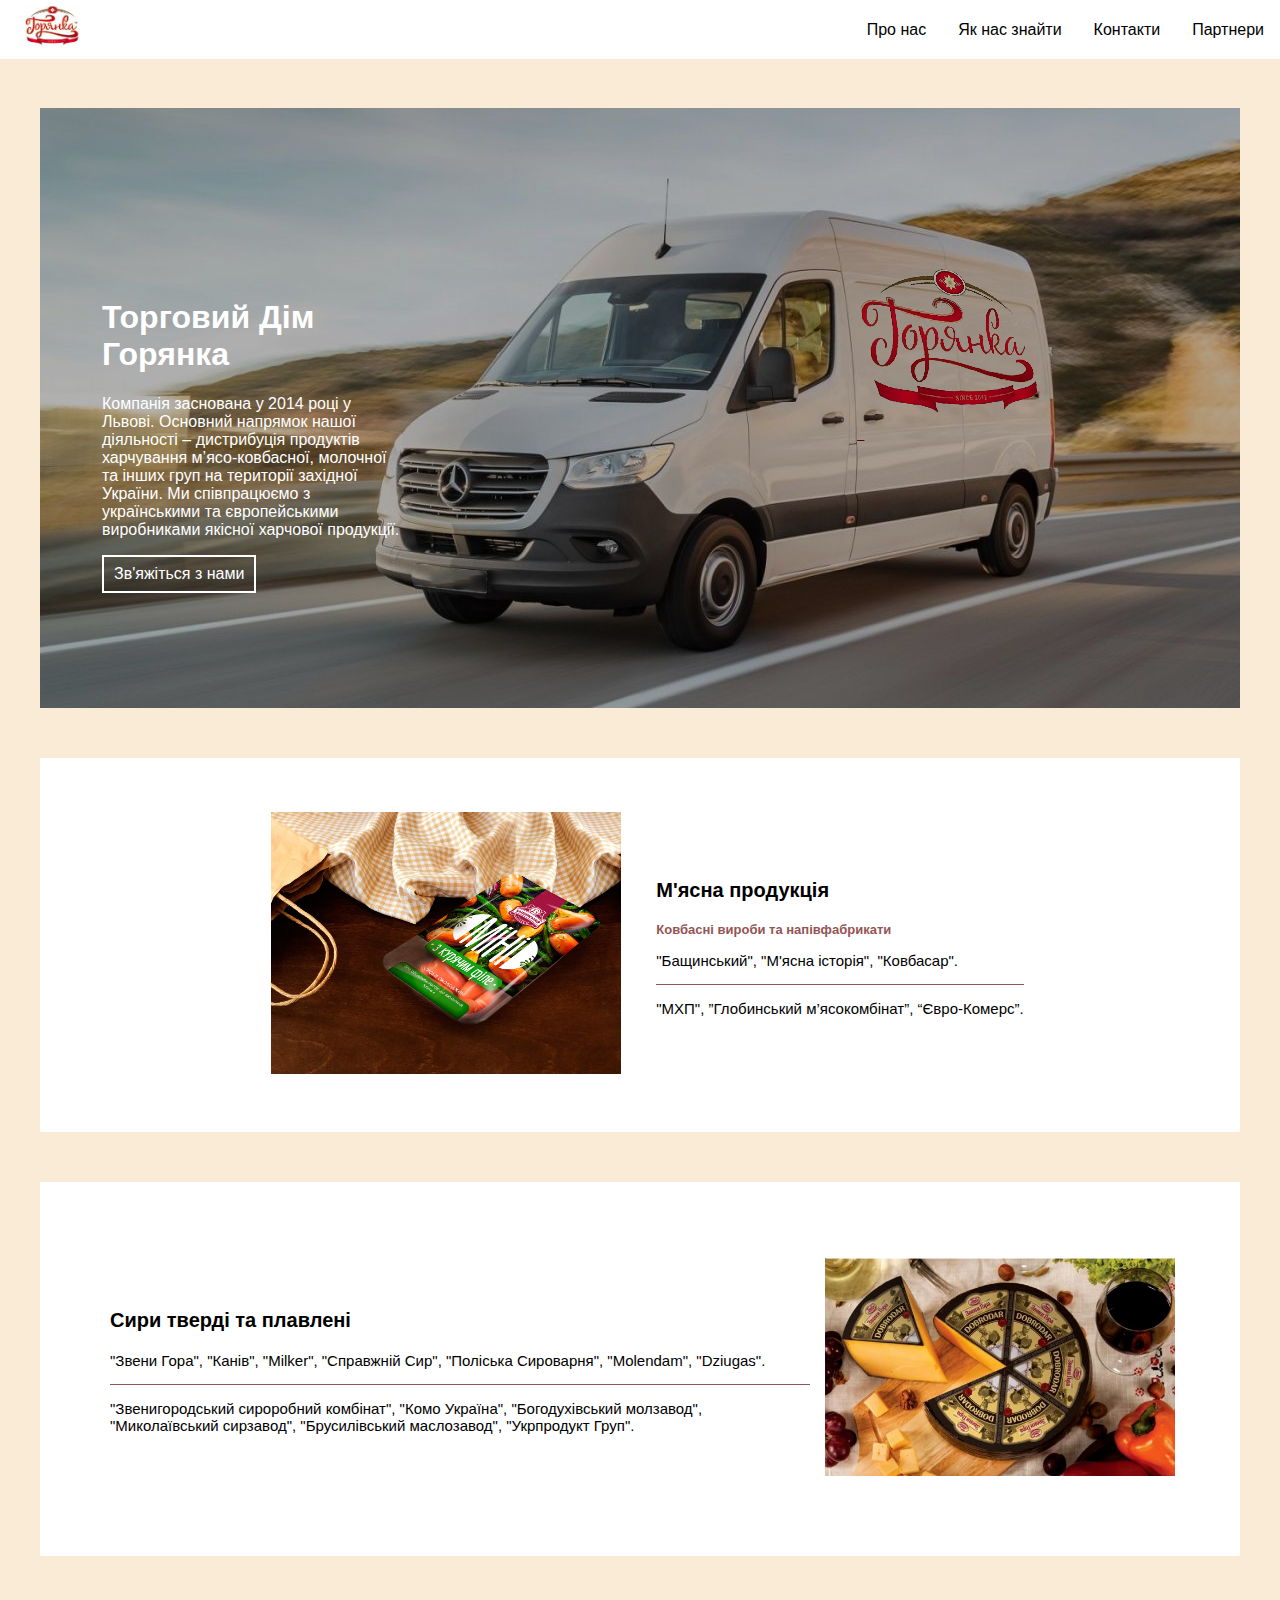
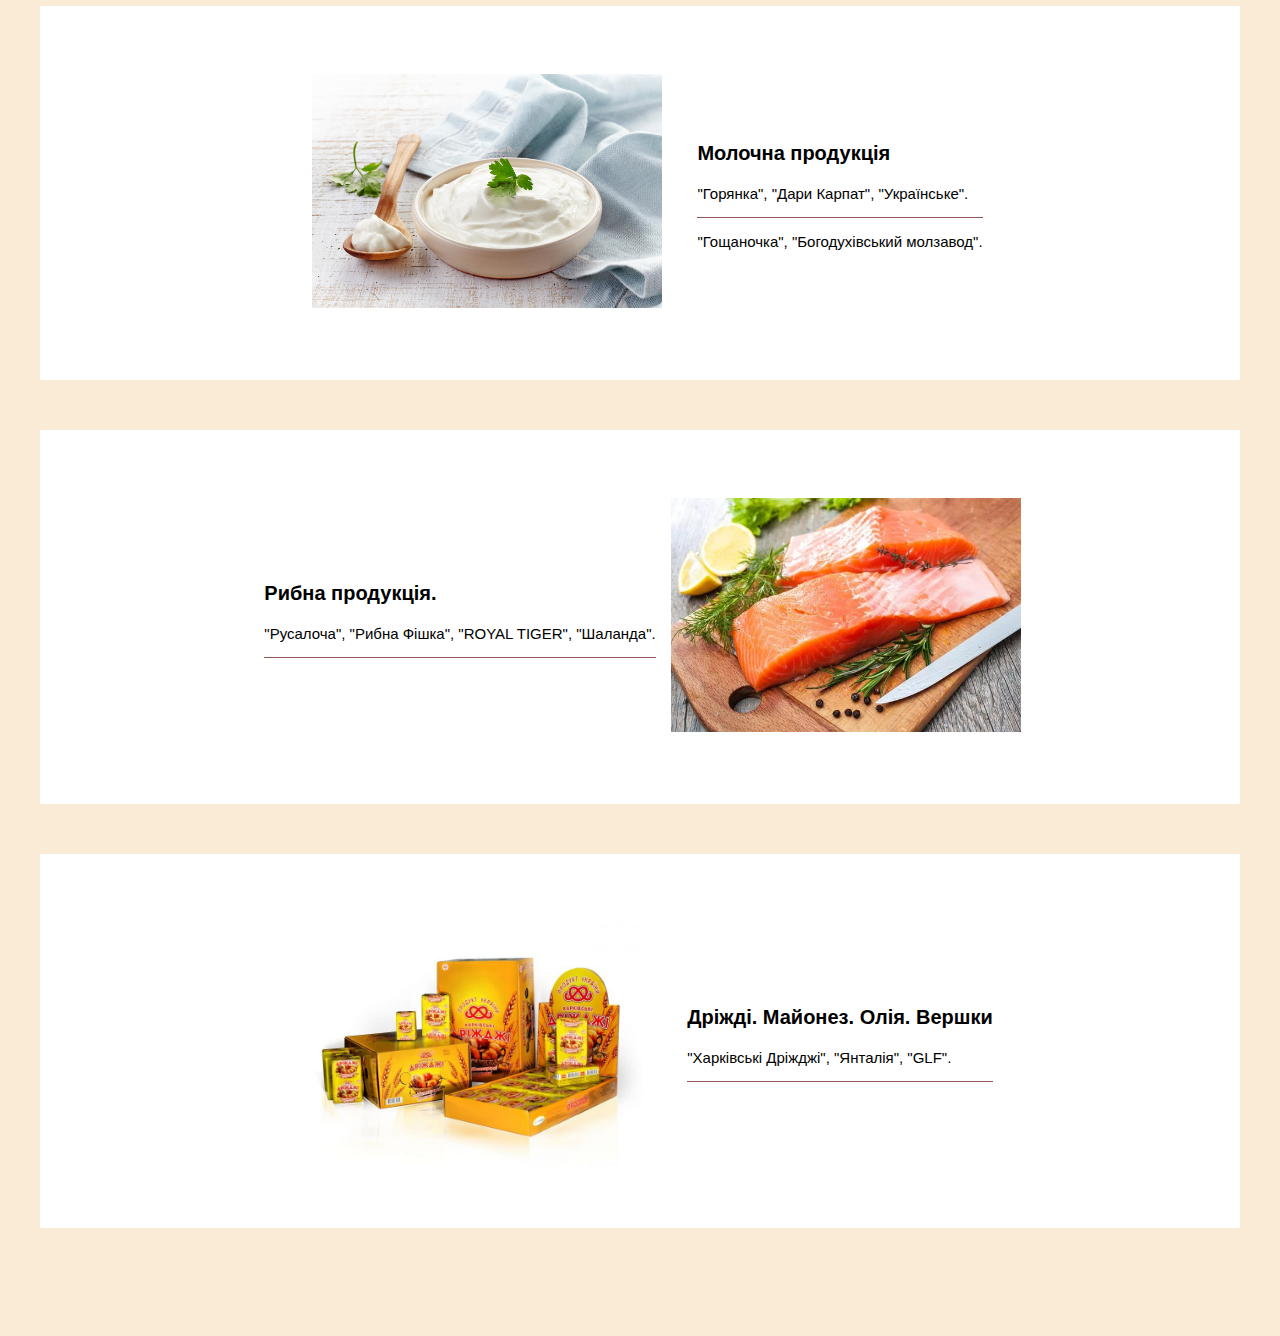
<file: index.html>
<!DOCTYPE html>
<html lang="en">
<head>
<meta name="viewport" content="width=device-width, initial-scale=1.0">
<link rel="stylesheet" href="home.styles/header.css">
<link rel="stylesheet" href="home.styles/body.css">
<link rel="stylesheet" href="home.styles/general.css">
  <title>Горянка Львів</title>
</head>
<body>

  <nav class="navbar">
    <div class="logo-container">
      <a href="index.html">
        <img class="logo" src="logo.jpeg">
      </a>  
    </div>
    <a href="#" class="toggle-button">
      <span class="bar"></span>
      <span class="bar"></span>
      <span class="bar"></span>
    </a>
    <div class="navbar-links">
      <ul>
        <li><a href="index.html">Про нас</a></li>
        <li><a href="FindUs.html">Як нас знайти</a></li>
        <li><a href="Contacts.html">Контакти</a></li>
        <li><a href="Partners.html">Партнери</a></li>
      </ul>
    </div>
  </nav>

  <section id="main">
    <div class="container hero-container">
      <span class="hero-image"></span>
      <div class="hero-content">
        <div class="information">
        <h1>Торговий Дім Горянка</h1>
        <p> 
          Компанія заснована у 2014 році у Львові. 
          Основний напрямок нашої діяльності – дистрибуція продуктів харчування м’ясо-ковбасної,
          молочної та інших груп на території західної України. 
          Ми співпрацюємо з українськими та європейськими виробниками якісної харчової продукції.
          

         
          </p> 
          <div class="contact-us">
            <a href="Contacts.html">Зв'яжіться з нами</a>
          </div>
        </div>
      </div>
    </div>

<!--<div class="big-box">
  <div class="background-picture">
    <div class="background">
      <img class="background-image" src="production_photos/Спринтер.jpeg">
      <div class="overlay">
        <div class="info">
        <div class="title">Торговий Дім Горянка</div>
        <div class="info-text">
          Lorem ipsum dolor sit amet, consectetur adipiscing elit. 
          Vivamus egestas ultricies arcu, eu cursus lacus rutrum at. Integer sit amet est ex. Aliquam ut orci ligula.
           Aliquam vulputate maximus nisi at rutrum. Aenean consectetur interdum sollicitudin.
           Maecenas commodo dapibus libero ac rutrum. Nullam tincidunt nunc eu nisi pretium, sit amet.
        </div>
        <div class="contact-us"><a href="Contacts.html">Зв'яжіться з нами</a></div> 
      </div>
      </div>   
    </div>
  </div> 
-->

  <div class="background-color">

    <div class="container">
      <div class="production-box">
        <div class="production-pic-box">
          <img class="production-pic" src="production_photos/bashchunskuy.jpeg">
        </div>
        <div class="content">
        <div class="title">
          <p>М'ясна продукція</p>  
        </div>
        <div class="subtitle">
          <p>Ковбасні вироби та напівфабрикати</p> 
        </div>
        <div class="paragraph">
          <p>
            "Бащинський", "М'ясна історія", "Ковбасар".
          </p> 
          <div class="line"></div>
          <p>  
            "МХП",  ”Глобинський м’ясокомбінат”,
             “Євро-Комерс”.
            
          </p>

        </div>
      </div>
    </div>
    </div>

    <div class="container">
      <div class="production-box">
        <div class="content">
        <div class="title">
          <p>Сири тверді та плавлені </p>  
        </div>
        <div class="subtitle">
        </div>
        <div class="paragraph">
          <p>
            "Звени Гора", "Канів", "Milker", "Справжній Сир",
            "Поліська Сироварня", "Molendam", "Dziugas".
 
          </p> 
          <div class="line"></div>
          <p>
            "Звенигородський сироробний комбінат",  "Комо Україна", "Богодухівський молзавод",
              "Миколаївський сирзавод",  "Брусилівський маслозавод", "Укрпродукт Груп". 
          </p>

        </div>
      </div>
      <div class="production-pic-box">
        <img class="production-pic" src="production_photos/Dobrodar.png">
      </div>
    </div>
    </div>

    <div class="container">
      <div class="production-box">
        <div class="production-pic-box">
          <img class="production-pic" src="production_photos/Smetana.jpeg">
        </div>
        <div class="content">
        <div class="title">
          <p>Молочна продукція </p>  
        </div>
        <div class="subtitle">
        </div>
        <div class="paragraph">
          <p>
            "Горянка", "Дари Карпат", "Українське". 
          </p> 
          <div class="line"></div>
          <p>
            "Гощаночка",  "Богодухівський молзавод".
          </p>

        </div>
      </div>
    </div>
    </div>

    <div class="container">
      <div class="production-box">
        <div class="content">
        <div class="title">
          <p>Рибна продукція. </p>  
        </div>
        <div class="subtitle"> 
        </div>
        <div class="paragraph">
          <p>
            "Русалоча", "Рибна Фішка", "ROYAL TIGER", "Шаланда". 
          </p> 
          <div class="line"></div>
          <p>
             
          </p>

        </div>
      </div>
      <div class="production-pic-box">
        <img class="production-pic" src="production_photos/ruba.jpg">
      </div>
    </div>
    </div>

    <div class="container">
      <div class="production-box">
        <div class="production-pic-box">
          <img class="production-pic" src="production_photos/KharkivDrisdi.jpg">
        </div>
        <div class="content">
        <div class="title">
          <p>Дріжді. Майонез. Олія. Вершки</p>  
        </div>
        <div class="subtitle">
        </div>
        <div class="paragraph">
          <p>
             "Харківські Дріжджі", "Янталія", "GLF". 
          </p> 
          <div class="line"></div>
          <p>
           
          </p>

        </div>
      </div>
    </div>
    </div>


</div>

</div>


<script src="./home.styles/script.js" defer></script>
</body>
</html>
</file>
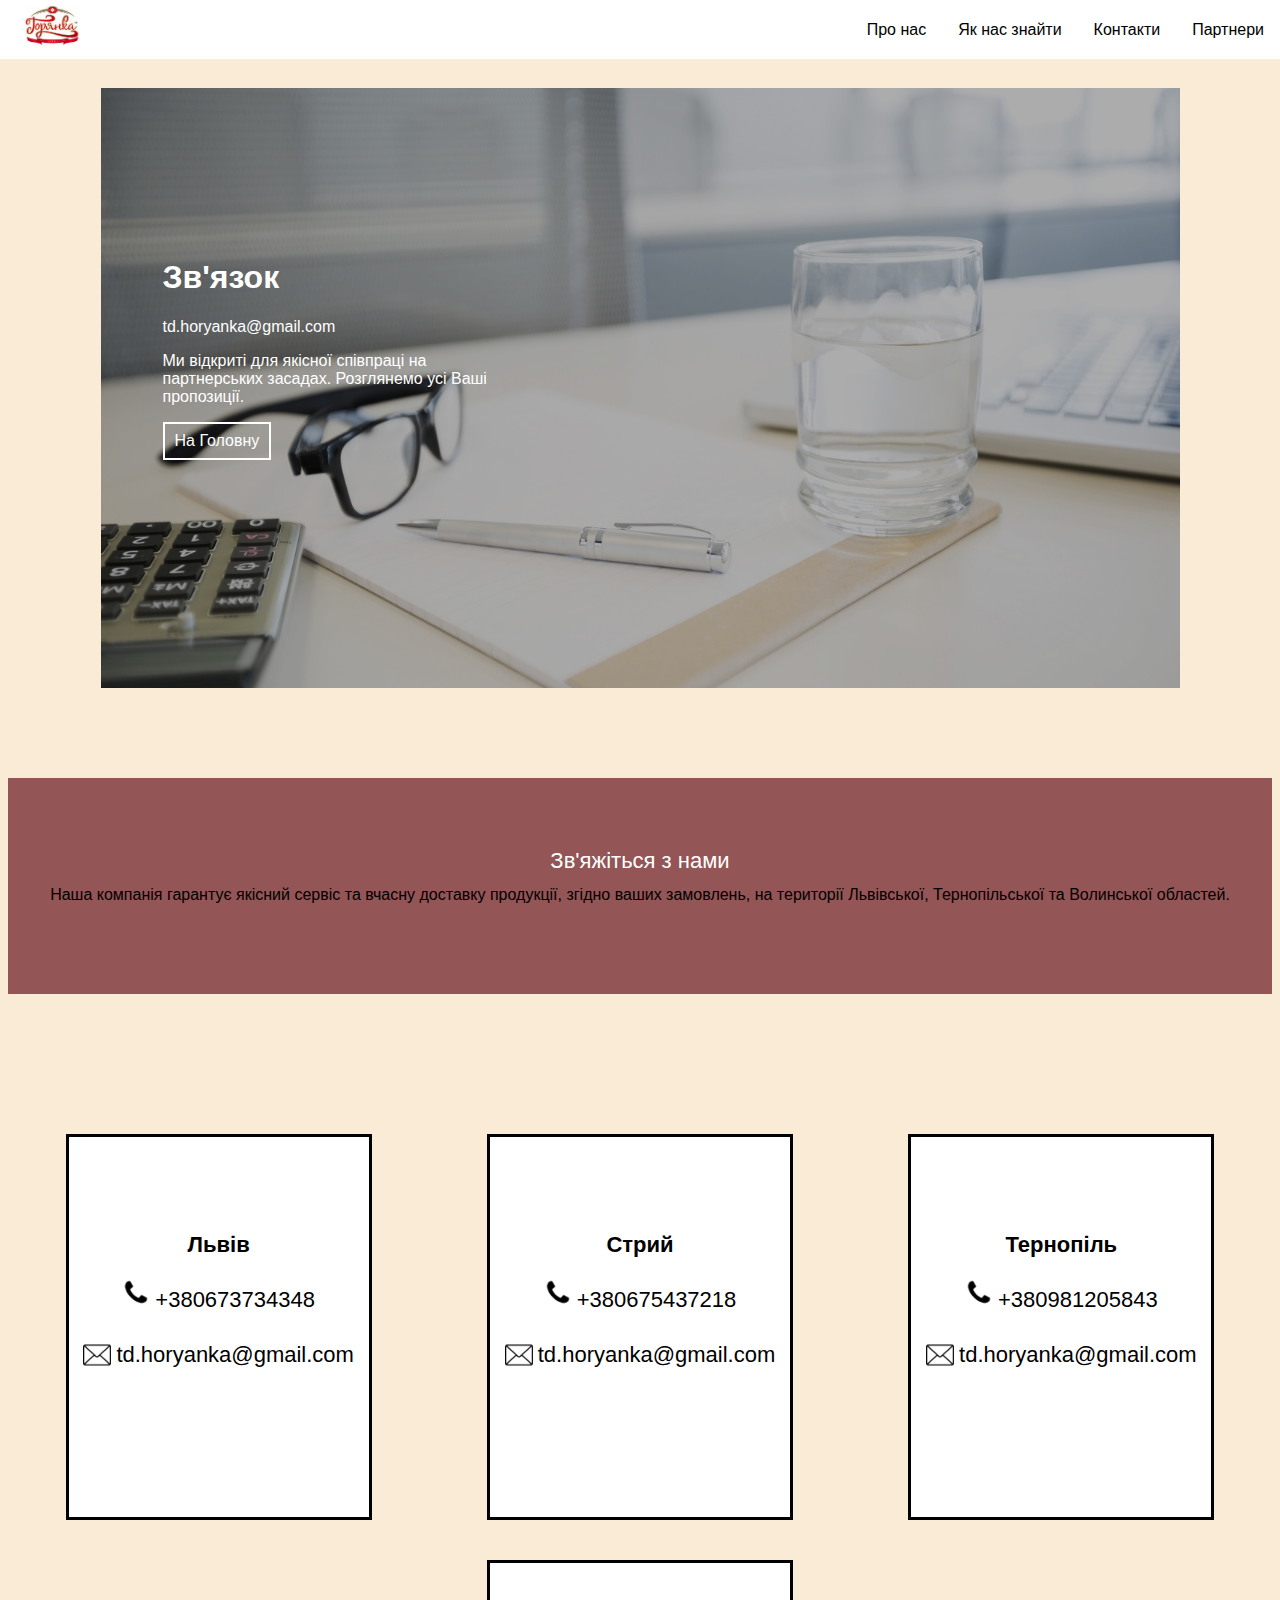
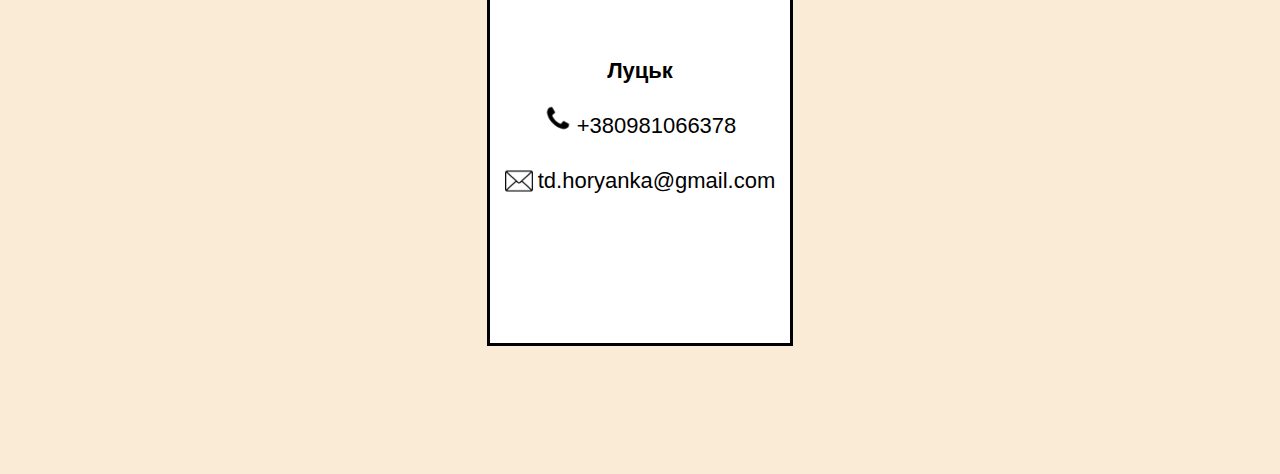
<file: Contacts.html>
<!DOCTYPE html>
<html lang="en">
<head>
  <title>Контакти</title>
  <meta name="viewport" content="width=device-width, initial-scale=1.0">
  <link rel="stylesheet" href="home.styles/general.css">
  <link rel="stylesheet" href="home.styles/header.css">
  <link rel="stylesheet" href="about-us.styles/about-us-body.css">
  <link rel="stylesheet" href="contact-us.styles/contact-us-body.css">
</head>
<body>

  <nav class="navbar">
    <div class="logo-container">
      <a href="index.html">
        <img class="logo" src="logo.jpeg">
      </a>  
    </div>
    <a href="#" class="toggle-button">
      <span class="bar"></span>
      <span class="bar"></span>
      <span class="bar"></span>
    </a>
    <div class="navbar-links">
      <ul>
        <li><a href="index.html">Про нас</a></li>
        <li><a href="FindUs.html">Як нас знайти</a></li>
        <li><a href="Contacts.html">Контакти</a></li>
        <li><a href="Partners.html">Партнери</a></li>
      </ul>
    </div>
  </nav>

 <!-- <div class="info-box">
  <div class="info">
    <div class="title">
      Зв'яжіться з нами!
    </div>
    <div>
      Lorem ipsum dolor sit amet, consectetur adipiscing elit.
      Aliquam nec sapien et velit tincidunt vestibulum vel ut justo.
      Fusce ac lobortis nisl. Proin auctor elit nec libero laoreet iaculis. In.
    </div>
    <div></div>
  </div>

</div>
-->

<!--
<div class="big-box">
  <div class="background-picture">
    <div class="background">
      <img class="background-image" src="production_photos/зв'яжіться з нами.jpeg">
      <div class="overlay">
        <div class="info">
        <div class="title">Зв'язок</div>
        <div class="info-text">
          Lorem ipsum dolor sit amet, consectetur adipiscing elit. 
          Vivamus egestas ultricies arcu, eu cursus lacus rutrum at. Integer sit amet est ex. Aliquam ut orci ligula.
           Aliquam vulputate maximus nisi at rutrum. Aenean consectetur interdum sollicitudin.
           Maecenas commodo dapibus libero ac rutrum. Nullam tincidunt nunc eu nisi pretium, sit amet.
           Aliquam vulputate maximus nisi at rutrum. Aenean consectetur interdum sollicitudin.
           Maecenas commodo dapibus libero ac rutrum. Nullam tincidunt nunc eu nisi pretium, sit amet.
           ivamus egestas ultricies arcu, eu cursus lacus rutrum at. Integer sit amet est ex. Aliquam ut orci ligula.
           Aliquam vulputate maximus nisi at rutrum. Aenean consectetur interdum sollicitudin.
           Maecenas commodo dapibus libero ac rutrum. Nullam tincidunt nunc eu nisi pretium, sit amet.
           Aliquam vulputate maximus nisi at rutrum. Aenean consectetur interdum sollicitudin.
        </div>
        <div class="home-page"><a href="index.html">На Головну</a></div> 
      </div>
      </div>   
    </div>
  </div>

  -->



<section id="main">
  <div class="container hero-container">
    <span class="hero-image"></span>
    <div class="hero-content">
      <div class="information">
      <h1>Зв'язок</h1>
      <p>
        <p>td.horyanka@gmail.com</p> 
        Ми відкриті для якісної співпраці на партнерських засадах. Розглянемо усі Ваші пропозиції.
        </p> 
        <div class="contact-us">
          <a href="index.html">На Головну</a>
        </div>
      </div>
    </div>
  </div>

  <div class="info-box">
    <div class="content">
    <div class="title">Зв'яжіться з нами</div>
    <div class="paragraph">
      Наша компанія гарантує якісний сервіс та вчасну доставку продукції, 
      згідно ваших замовлень, на території Львівської, Тернопільської та Волинської областей.
    </div>
  </div>
  </div>






<div class="contact-container"> 
  
  <div class="contact-box">
    <div class="city">Львів</div>
    <div class="number">
      <a href="tel:+380673734348"><img class="phone" src="production_photos/phone-512.webp" alt=""></a>
      <div><a href="tel:+380673734348">+380673734348</a></div>
    </div>
    <div class="mail">
      <img class="mailbox" src="production_photos/mail.avif" alt="">
      <div>
        <a href="mailto:td.horyanka@gmail.com">td.horyanka@gmail.com</a>    
      </div>
      </div>
  </div>

  <div class="contact-box">
    <div class="city">Стрий</div>
    <div class="number">
      <a href="tel:+380675437218"><img class="phone" src="production_photos/phone-512.webp" alt=""></a>
      <div><a href="tel:+380675437218">+380675437218</a></div>
    </div>
    <div class="mail">
      <img class="mailbox" src="production_photos/mail.avif" alt="">
      <div>
        <a href="mailto:td.horyanka@gmail.com">td.horyanka@gmail.com</a>
      </div>
      </div>
  </div>

  <div class="contact-box">
    <div class="city">Тернопіль</div>
    <div class="number">
      <a href="tel:+380981205843"><img class="phone" src="production_photos/phone-512.webp" alt=""></a>
      <div><a href="tel:+380981205843">+380981205843</a></div>
    </div>
    <div class="mail">
      <img class="mailbox" src="production_photos/mail.avif" alt="">
      <div>
        <a href="mailto:td.horyanka@gmail.com">td.horyanka@gmail.com</a>
      </div>
      </div>
  </div>

  <div class="contact-box">
    <div class="city">Луцьк</div>
    <div class="number">
      <a href="tel:+380981066378"><img class="phone" src="production_photos/phone-512.webp" alt=""></a>
      <div><a href="tel:+380981066378">+380981066378</a></div>
    </div>
    <div class="mail">
      <img class="mailbox" src="production_photos/mail.avif" alt="">
      <div>
        <a href="mailto:td.horyanka@gmail.com">td.horyanka@gmail.com</a>
      </div>
      </div>
  </div>

</div>

<script src="./home.styles/script.js" defer></script>
</body>
</html>
</file>
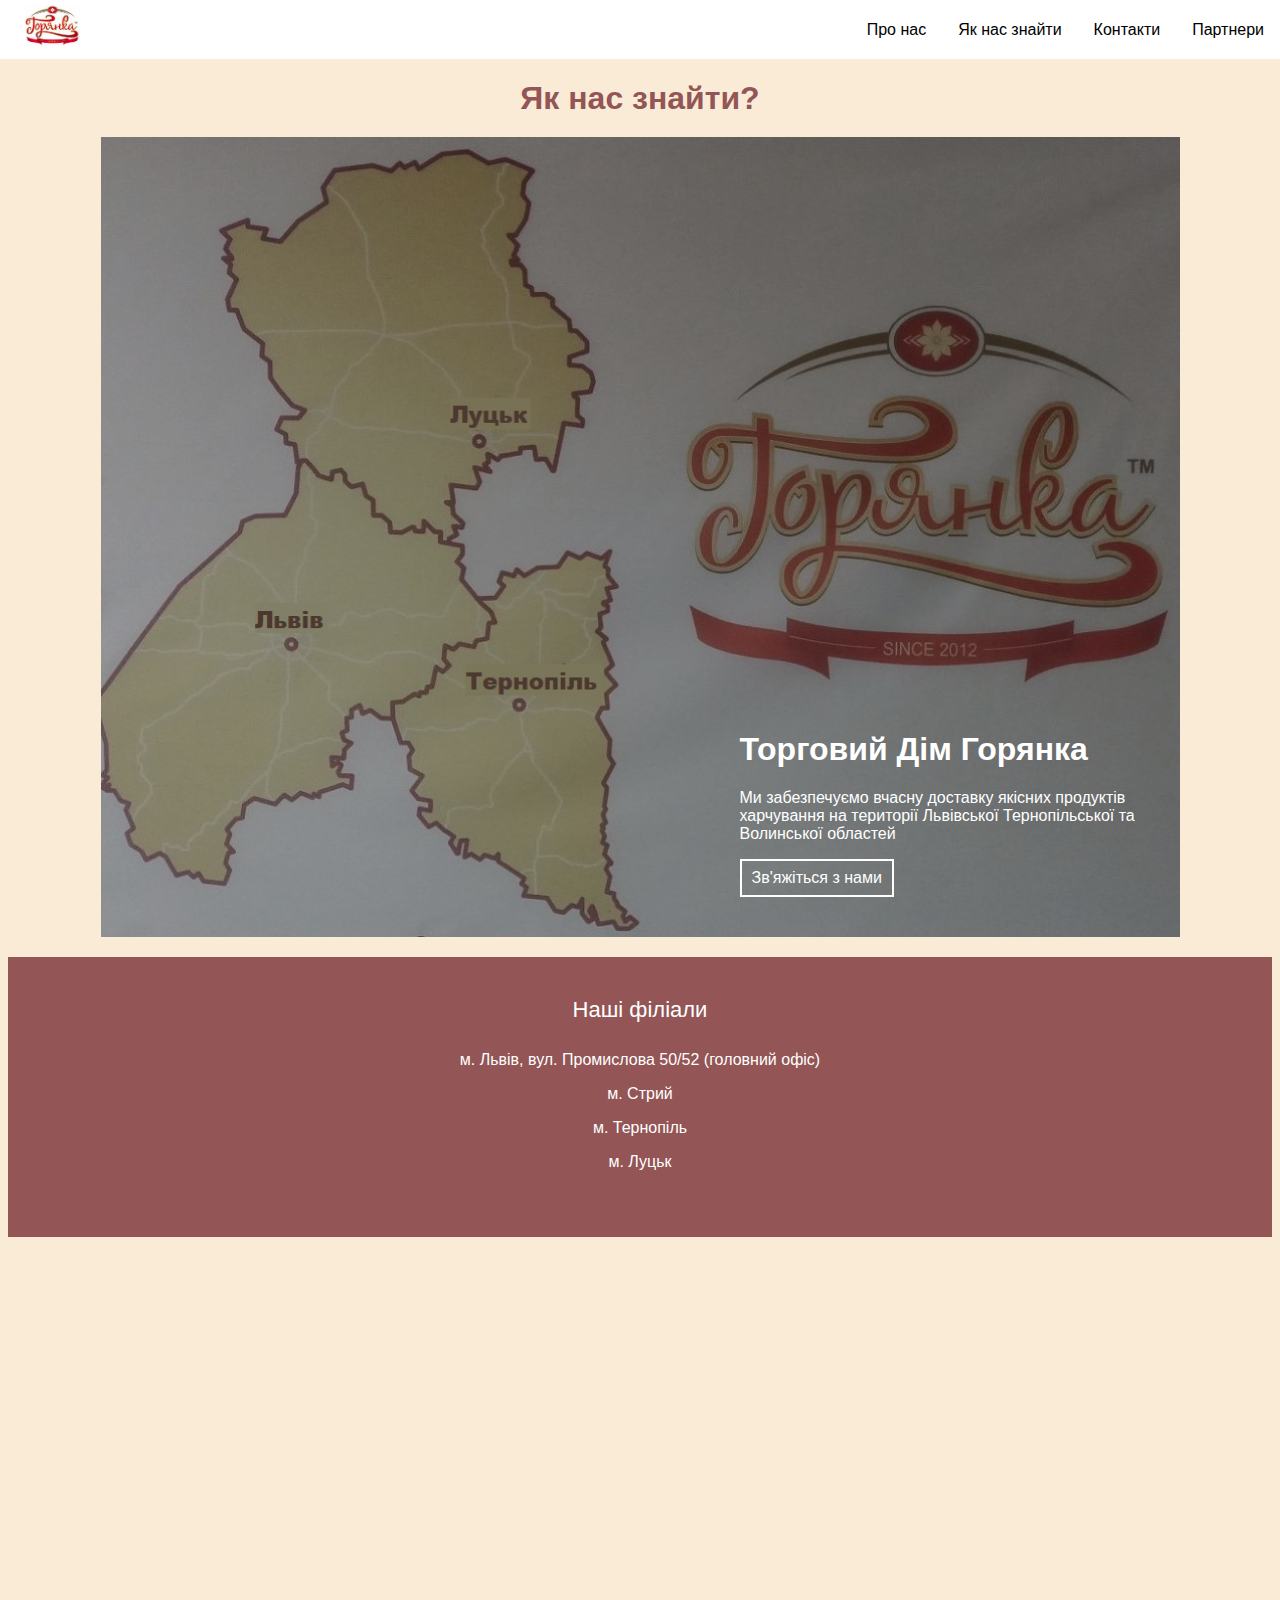
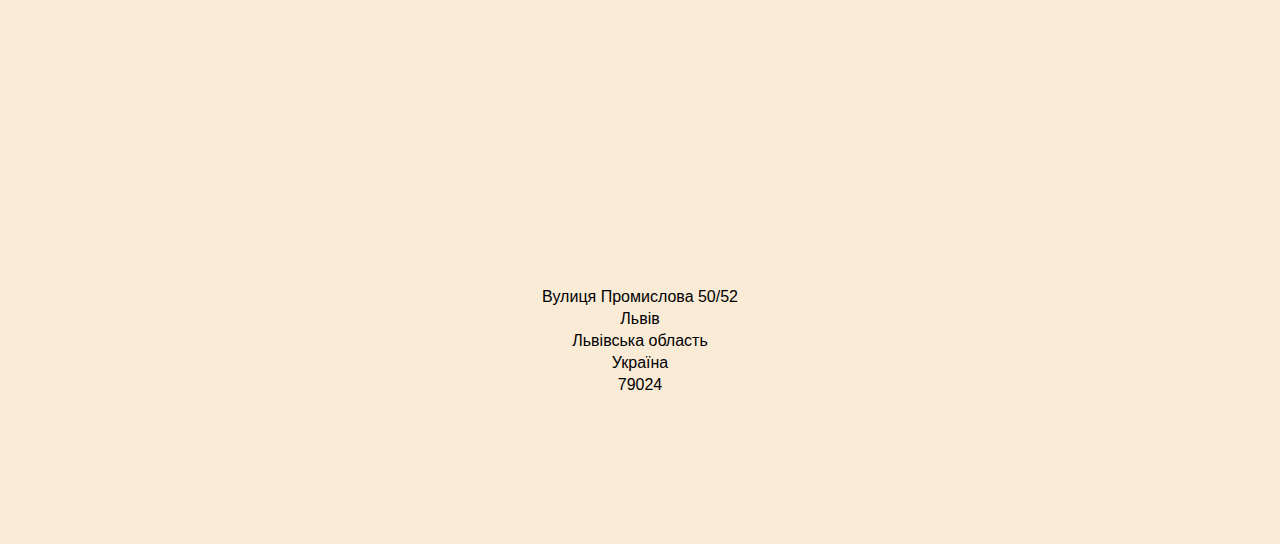
<file: FindUs.html>
<!DOCTYPE html>
<html lang="en">
  <meta name="viewport" content="width=device-width, initial-scale=1.0">
  <link rel="stylesheet" href="home.styles/general.css">
  <link rel="stylesheet" href="home.styles/header.css">
  <link rel="stylesheet" href="about-us.styles/about-us-body.css">
  <link rel="stylesheet" href="find-us.styles/find-us-body.css">
<head>
  <title>Знайти нас</title>
</head>
<body>

  <nav class="navbar">
    <div class="logo-container">
      <a href="index.html">
        <img class="logo" src="logo.jpeg">
      </a>  
    </div>
    <a href="#" class="toggle-button">
      <span class="bar"></span>
      <span class="bar"></span>
      <span class="bar"></span>
    </a>
    <div class="navbar-links">
      <ul>
        <li><a href="index.html">Про нас</a></li>
        <li><a href="FindUs.html">Як нас знайти</a></li>
        <li><a href="Contacts.html">Контакти</a></li>
        <li><a href="Partners.html">Партнери</a></li>
      </ul>
    </div>
  </nav>


<h1 class="find">Як нас знайти?</h1>

<!--
<div class="big-box">
  <div class="background-picture">
    <div class="background">
      <img class="background-image" src="production_photos/карта.jpeg">
      <div class="overlay">
        <div class="info">
        <div class="title">Торговий Дім Горянка</div>
        <div class="info-text">
          Lorem ipsum dolor sit amet, consectetur adipiscing elit. 
          Vivamus egestas ultricies arcu, eu cursus lacus rutrum at. Integer sit amet est ex. Aliquam ut orci ligula.
           Aliquam vulputate maximus nisi at rutrum. Aenean consectetur interdum sollicitudin.
           Maecenas commodo dapibus libero ac rutrum. Nullam tincidunt nunc eu nisi pretium, sit amet.
        </div>
        <div class="contact-us">
          <a href="Contacts.html">Зв'яжіться з нами</a>
        </div>
      </div>
      </div>   
    </div>
  </div>
</div>
-->

<section id="main">
  <div class="container hero-container">
    <span class="hero-image"></span>
    <div class="hero-content">
      <div class="information">
      <h1>Торговий Дім Горянка</h1>
      <p>
        Ми забезпечуємо вчасну доставку якісних продуктів харчування 
        на території Львівської Тернопільської та Волинської областей

        </p> 
        <div class="contact-us">
          <a href="Contacts.html">Зв'яжіться з нами</a>
        </div>
      </div>
    </div>
  </div>





<div class="info-box">
  <div class="content">
  <div class="title">Наші філіали</div>
  <div class="paragraph">
    <p> м. Львів, вул. Промислова 50/52 (головний офіс)</p>
    <p> м. Стрий</p>
    <p> м. Тернопіль </p>
    <p> м. Луцьк</p>
  </div>
  <div></div>
</div>
</div>


<div class="map-box">
<div id="map"> 
  <iframe class="map-frame" 
  src="https://www.google.com/maps/embed?pb=!1m14!1m8!1m3!1d2247.0838943699596!2d24.045560071047078!3d49.860479412697366!3m2!1i1024!2i768!4f13.1!3m3!1m2!1s0x473add0734b79155%3A0x51f60bc456701c38!2sTzov%20%22Td%20%22Horyanka%22%20M.%20Lviv!5e0!3m2!1sru!2sua!4v1679844772623!5m2!1sru!2sua" width="1079" height="600" style="border:0;" allowfullscreen="" loading="lazy" referrerpolicy="no-referrer-when-downgrade">
  </iframe>
  
  <div class="location">
    <div>
      Вулиця Промислова 50/52
    </div>
    <div>
      Львів
    </div>
    <div>
      Львівська область
    </div>
    <div>
      Україна
    </div>
    <div>
      79024
    </div>
  </div>
  
    
  
</div>
</div>

  
<script src="./home.styles/script.js" defer></script>
</body>
</html>
</file>
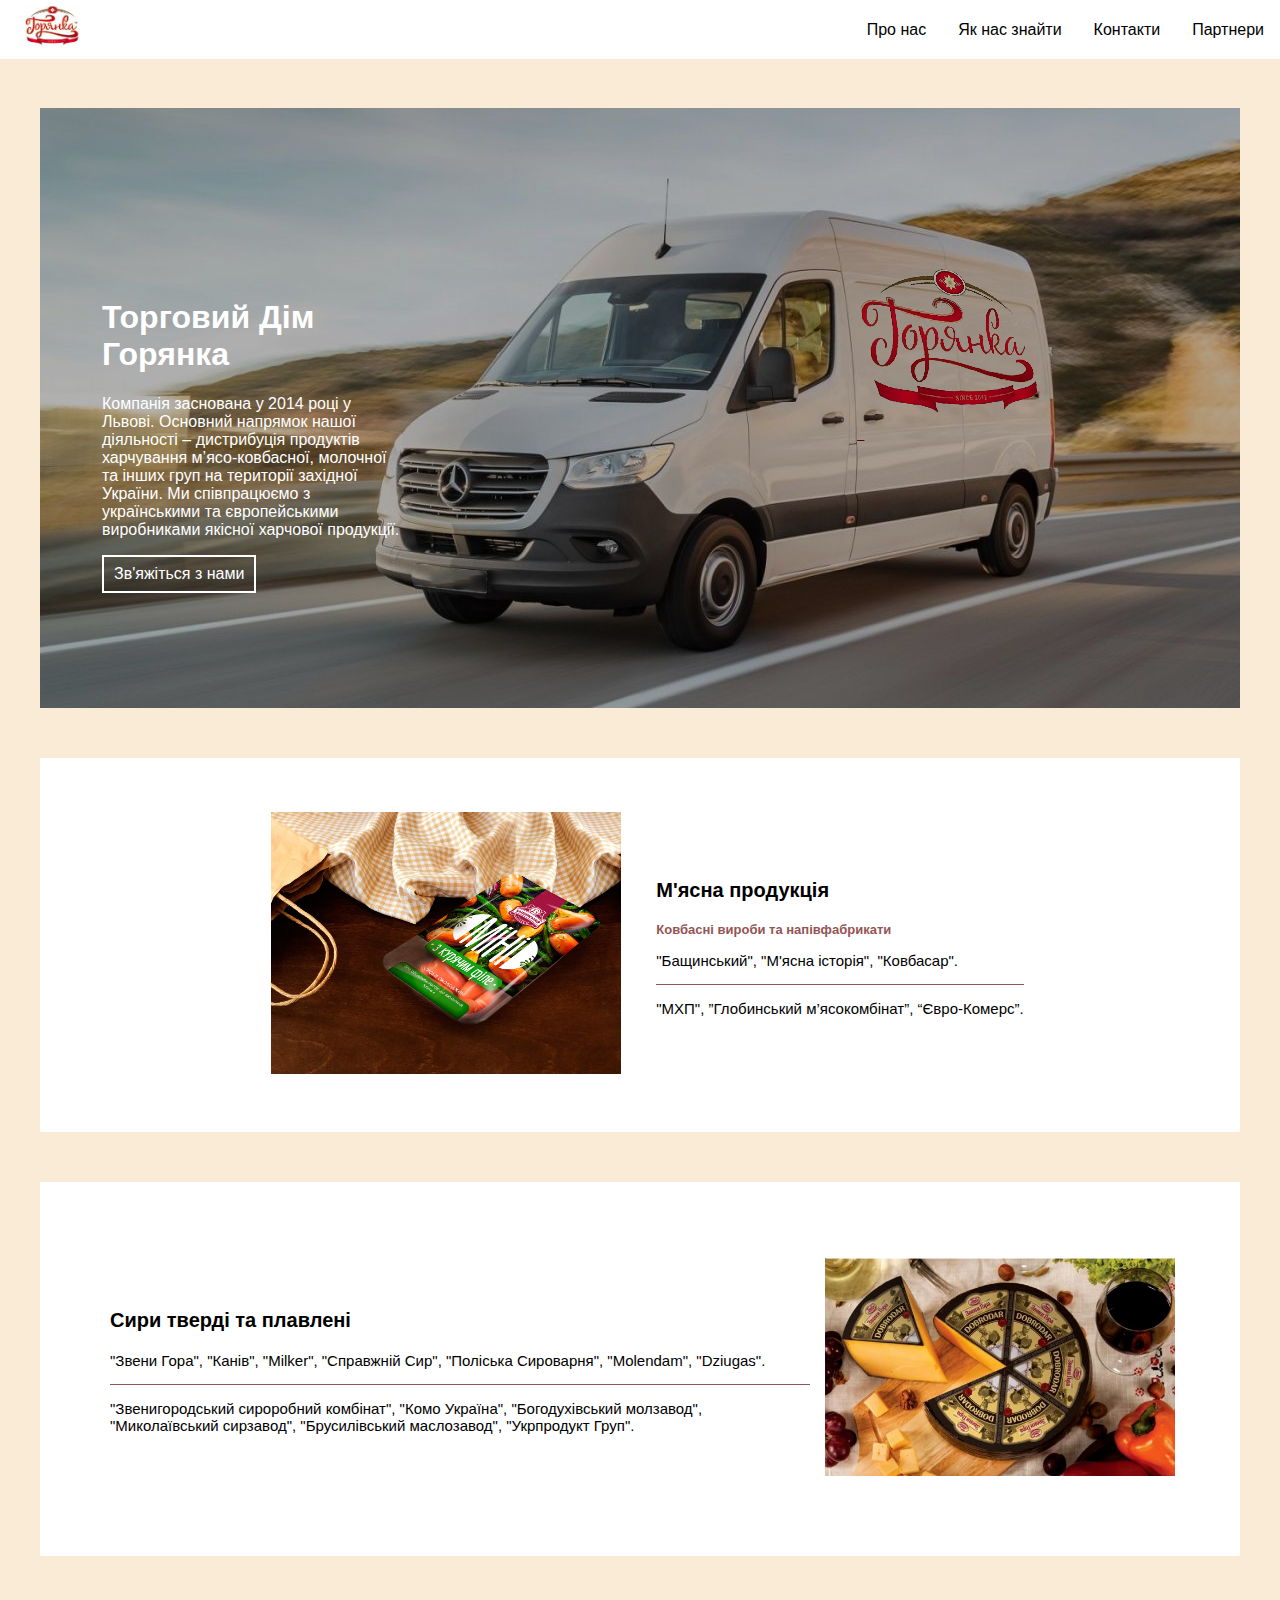
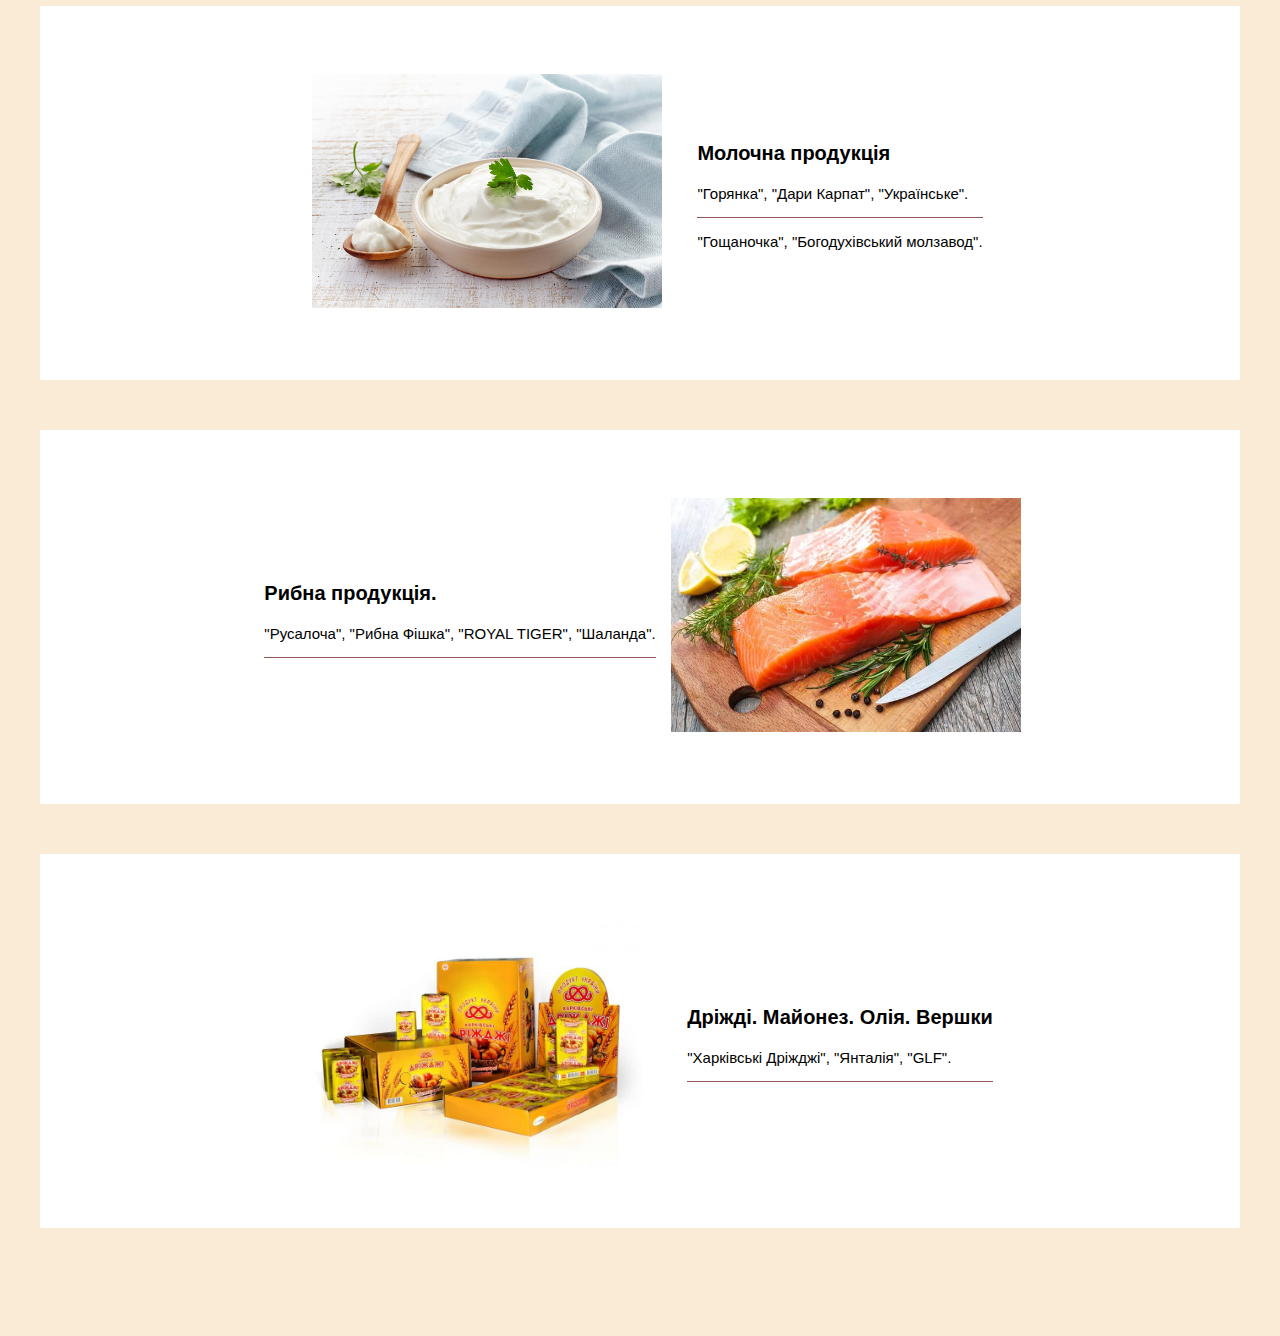
<file: HomePage.html>
<!DOCTYPE html>
<html lang="en">
<head>
<meta name="viewport" content="width=device-width, initial-scale=1.0">
<link rel="stylesheet" href="home.styles/header.css">
<link rel="stylesheet" href="home.styles/body.css">
<link rel="stylesheet" href="home.styles/general.css">
  <title>Горянка Львів</title>
</head>
<body>

  <nav class="navbar">
    <div class="logo-container">
      <a href="HomePage.html">
        <img class="logo" src="logo.jpeg">
      </a>  
    </div>
    <a href="#" class="toggle-button">
      <span class="bar"></span>
      <span class="bar"></span>
      <span class="bar"></span>
    </a>
    <div class="navbar-links">
      <ul>
        <li><a href="HomePage.html">Про нас</a></li>
        <li><a href="FindUs.html">Як нас знайти</a></li>
        <li><a href="Contacts.html">Контакти</a></li>
        <li><a href="Partners.html">Партнери</a></li>
      </ul>
    </div>
  </nav>

  <section id="main">
    <div class="container hero-container">
      <span class="hero-image"></span>
      <div class="hero-content">
        <div class="information">
        <h1>Торговий Дім Горянка</h1>
        <p> 
          Компанія заснована у 2014 році у Львові. 
          Основний напрямок нашої діяльності – дистрибуція продуктів харчування м’ясо-ковбасної,
          молочної та інших груп на території західної України. 
          Ми співпрацюємо з українськими та європейськими виробниками якісної харчової продукції.
          

         
          </p> 
          <div class="contact-us">
            <a href="Contacts.html">Зв'яжіться з нами</a>
          </div>
        </div>
      </div>
    </div>

<!--<div class="big-box">
  <div class="background-picture">
    <div class="background">
      <img class="background-image" src="production_photos/Спринтер.jpeg">
      <div class="overlay">
        <div class="info">
        <div class="title">Торговий Дім Горянка</div>
        <div class="info-text">
          Lorem ipsum dolor sit amet, consectetur adipiscing elit. 
          Vivamus egestas ultricies arcu, eu cursus lacus rutrum at. Integer sit amet est ex. Aliquam ut orci ligula.
           Aliquam vulputate maximus nisi at rutrum. Aenean consectetur interdum sollicitudin.
           Maecenas commodo dapibus libero ac rutrum. Nullam tincidunt nunc eu nisi pretium, sit amet.
        </div>
        <div class="contact-us"><a href="Contacts.html">Зв'яжіться з нами</a></div> 
      </div>
      </div>   
    </div>
  </div> 
-->

  <div class="background-color">

    <div class="container">
      <div class="production-box">
        <div class="production-pic-box">
          <img class="production-pic" src="production_photos/bashchunskuy.jpeg">
        </div>
        <div class="content">
        <div class="title">
          <p>М'ясна продукція</p>  
        </div>
        <div class="subtitle">
          <p>Ковбасні вироби та напівфабрикати</p> 
        </div>
        <div class="paragraph">
          <p>
            "Бащинський", "М'ясна історія", "Ковбасар".
          </p> 
          <div class="line"></div>
          <p>  
            "МХП",  ”Глобинський м’ясокомбінат”,
             “Євро-Комерс”.
            
          </p>

        </div>
      </div>
    </div>
    </div>

    <div class="container">
      <div class="production-box">
        <div class="content">
        <div class="title">
          <p>Сири тверді та плавлені </p>  
        </div>
        <div class="subtitle">
        </div>
        <div class="paragraph">
          <p>
            "Звени Гора", "Канів", "Milker", "Справжній Сир",
            "Поліська Сироварня", "Molendam", "Dziugas".
 
          </p> 
          <div class="line"></div>
          <p>
            "Звенигородський сироробний комбінат",  "Комо Україна", "Богодухівський молзавод",
              "Миколаївський сирзавод",  "Брусилівський маслозавод", "Укрпродукт Груп". 
          </p>

        </div>
      </div>
      <div class="production-pic-box">
        <img class="production-pic" src="production_photos/Dobrodar.png">
      </div>
    </div>
    </div>

    <div class="container">
      <div class="production-box">
        <div class="production-pic-box">
          <img class="production-pic" src="production_photos/Smetana.jpeg">
        </div>
        <div class="content">
        <div class="title">
          <p>Молочна продукція </p>  
        </div>
        <div class="subtitle">
        </div>
        <div class="paragraph">
          <p>
            "Горянка", "Дари Карпат", "Українське". 
          </p> 
          <div class="line"></div>
          <p>
            "Гощаночка",  "Богодухівський молзавод".
          </p>

        </div>
      </div>
    </div>
    </div>

    <div class="container">
      <div class="production-box">
        <div class="content">
        <div class="title">
          <p>Рибна продукція. </p>  
        </div>
        <div class="subtitle"> 
        </div>
        <div class="paragraph">
          <p>
            "Русалоча", "Рибна Фішка", "ROYAL TIGER", "Шаланда". 
          </p> 
          <div class="line"></div>
          <p>
             
          </p>

        </div>
      </div>
      <div class="production-pic-box">
        <img class="production-pic" src="production_photos/ruba.jpg">
      </div>
    </div>
    </div>

    <div class="container">
      <div class="production-box">
        <div class="production-pic-box">
          <img class="production-pic" src="production_photos/KharkivDrisdi.jpg">
        </div>
        <div class="content">
        <div class="title">
          <p>Дріжді. Майонез. Олія. Вершки</p>  
        </div>
        <div class="subtitle">
        </div>
        <div class="paragraph">
          <p>
             "Харківські Дріжджі", "Янталія", "GLF". 
          </p> 
          <div class="line"></div>
          <p>
           
          </p>

        </div>
      </div>
    </div>
    </div>


</div>

</div>


<script src="./home.styles/script.js" defer></script>
</body>
</html>
</file>
<file: home.styles/header.css>
.navbar {
  position: fixed;
  top: 0;
  left: 0;
  right: 0;
  display: flex;
  justify-content: space-between;
  align-items: center;
  background-color: white;
  color: black;
  z-index: 100;
}

.logo {
  height: 55px;
  margin-left: 25px;
}


.brand-title {
  font-size: 1.5rem;
  margin: .5rem;
}

.navbar-links {
  height: 100%;
}

.navbar-links ul {
  display: flex;
  margin: 0;
  padding: 0;
}

.navbar-links li {
  list-style: none;
}

.navbar-links li a {
  display: block;
  text-decoration: none;
  color: black;
  padding: 1rem;
}

.navbar-links li:hover {
  background-color: lightgray;
}

.toggle-button {
  position: absolute;
  top: .75rem;
  right: 1rem;
  display: none;
  flex-direction: column;
  justify-content: space-between;
  width: 30px;
  height: 21px;
}

.toggle-button .bar {
  height: 3px;
  width: 100%;
  background-color: black;
  border-radius: 10px;
}

@media (max-width: 900px) {
  .navbar {
      flex-direction: column;
      align-items: flex-start;
  }

  .toggle-button {
      display: flex;
  }

  .navbar-links {
      display: none;
      width: 100%;
  }

  .navbar-links ul {
      width: 100%;
      flex-direction: column;
  }

  .navbar-links ul li {
      text-align: center;
  }

  .navbar-links ul li a {
      padding: .5rem 1rem;
  }

  .navbar-links.active {
      display: flex;
  }
}
</file>
<file: home.styles/body.css>
/*
.big-box {
  width: 100%;
  display: flex;
  flex-direction: column;
  align-items: center;
  margin-top: 70px;
  margin-bottom: 70px;
}

.background-picture {
  display: flex;
  flex: 1;
  flex-direction: row;
  align-items: center;
  justify-content: center;
  position: relative;
}

.background {
  position: relative;
  width: 100%;
  height: 100%;
}

.background-image{
  object-fit: cover; 
}


.overlay {
  position: absolute;
  background-color: rgba(0,0,0,0.5);
  top: 0;
  bottom: 0;
  left: 0;
  right: 0;
}

.info {
  position: absolute;
  max-width: 300px;
  top: 150px;
  padding-top: 20px;
  padding-bottom: 20px;
  padding-left: 30px;

}

.info .title {
  color: white;
  font-size: 35px;
  margin-bottom: 20px;
}

.info-text {
  color: white;
  margin-bottom: 20px;
}
*/


section#main {
  padding-top: 50px;
}
section {
  width: 100%;
  display: block;
  position: relative;
  box-sizing: border-box;
}
.container {
  display: block;
  position: relative;
  box-sizing: border-box;
  width: 100%;
  max-width: 780px;
  margin: 0 auto;
}
.hero-container {
  max-width: 920px;
  height: 600px;
}

.hero-container .hero-content {
  color: white;
  padding-top: 8rem;
  padding-left: 2rem;
  padding-right: 2rem;
  padding-bottom: 2rem;
  position: absolute;
  top: 0;
  bottom: 0;
  left: 0;
  right: 0;
  
  background-color: rgba(0,0,0,0.3); 
}

.hero-content .information {
  position: absolute;
  max-width: 300px;
  top: 150px;
  padding-top: 20px;
  padding-bottom: 20px;
  padding-left: 30px;
  
}

.hero-container .hero-image {
  background-image: url("../production_photos/Sprinter.jpeg");
  background-size: cover;
  display: block;
  width: 100%;
  height: 100%;
  top: 0;
  left: 0;
  position: absolute;
}

.contact-us {
  display: inline-block;
  padding-left: 10px;
  padding-right: 10px;
  padding-top: 8px;
  padding-bottom: 8px;
  border-width: 2px;
  color: white;
  border-style: solid;
  border-color: white;
}


.container{
  display: block;
  max-width:1200px;
  /*border-width: 1px;*/
  /*border-style: solid;*/
  /*border-color: rgba(103, 102, 102, 0.8);*/
  padding-top: 10px;
  padding-bottom: 10px;
  padding-left: 50px;
  padding-right: 50px;
  margin-top: 50px;
  background-color: white;
}

.production-box {
  display: flex;
  flex-direction: row;
  align-items: center;
  justify-content: center;
  
  
}

.production-pic {
  height: 350px;
  width: 350px;
  object-fit: contain;
  margin-left: 15px;
  margin-right: 15px;
}

.title {
  font-weight: bold;
  font-size: 20px;

}

.subtitle {
  font-weight: 700;
  font-size: 13px;
  color: rgb(147, 85, 85);;
}

.paragraph {
  font-size: 15px;
}

.content {
  margin-left: 20px;
}

.line {
  background-color: rgb(147, 85, 85);
  border-width: 1px;
  height: 1px;
}

.contact-us a {
  color: white;
}

@media only screen and (max-width: 800px) {
  .production-box {
    flex-direction:column;
    
  }
}

@media only screen and (max-width: 900px) {
  .hero-container .hero-image {
    background-image: url("../production_photos/Sprinter2.png");
    
  }
}
</file>
<file: home.styles/general.css>
html {
  min-height: 100%;
}

body {
  background-color: antiquewhite;
  padding-bottom: 100px;
}

div {
  font-family: Arial, Helvetica, sans-serif;
}

a {
  text-decoration: none;
  color: black;
}
</file>
<file: about-us.styles/about-us-body.css>
.big-box {
  display: flex;
  flex-direction: column;
  align-items: center;
  margin-top: 70px;
  margin-bottom: 70px;
}

.background-picture {
  display: flex;
  flex: 1;
  flex-direction: row;
  align-items: center;
  justify-content: center;
  position: relative;
}

.background {
  position: relative;
}

.background-image{
  object-fit: contain;
}

.overlay {
  position: absolute;
  background-color: rgba(0,0,0,0.5);
  top: 0;
  bottom: 0;
  left: 0;
  right: 0;
}

.info {
  position: absolute;
  max-width: 500px;
  bottom: 20px;
  right: 20px;
  padding-top: 20px;
  padding-bottom: 20px;
  padding-left: 30px;

}

.info .title {
  color: white;
  font-size: 35px;
  margin-bottom: 20px;
}

.info-text {
  color: white;
  margin-bottom: 20px;
}

.contact-us {
  display: inline-block;
  padding-left: 10px;
  padding-right: 10px;
  padding-top: 8px;
  padding-bottom: 8px;
  border-width: 2px;
  color: white;
  border-style: solid;
  border-color: white;
}
</file>
<file: contact-us.styles/contact-us-body.css>
.home-page {
  display: inline-block;
  padding-left: 10px;
  padding-right: 10px;
  padding-top: 8px;
  padding-bottom: 8px;
  border-width: 2px;
  color: white;
  border-style: solid;
  border-color: white;
}

.home-page a {
  color: white;
}

section#main {
  padding-top: 50px;
}
section {
  width: 100%;
  display: block;
  position: relative;
  box-sizing: border-box;
}
.container {
  display: block;
  position: relative;
  box-sizing: border-box;
  width: 100%;
  max-width: 780px;
  margin: 0 auto;
}
.hero-container {
  max-width: 1079px;
  height: 600px;
}

.hero-container .hero-content {
  color: white;
  padding-top: 8rem;
  padding-left: 2rem;
  padding-right: 2rem;
  padding-bottom: 2rem;
  position: relative;
  background-color: rgba(0,0,0,0.3);

  position: absolute;
  top: 0;
  bottom: 0;
  left: 0;
  right: 0;
}
.hero-container .hero-image {
  background-image: url("../production_photos/contact-us.jpeg");
  background-size: cover;
  display: block;
  width: 100%;
  height: 100%;
  top: 0;
  left: 0;
  position: absolute;
}

.hero-content .information {
  position: absolute;
  max-width: 350px;
  top: 130px;
  padding-top: 20px;
  padding-bottom: 20px;
  padding-left: 30px;
  
}

.container {
  margin-bottom: 30px;
  margin-top: 30px;
}

.hero-container a{
  color: white;
}







  
.info-box {
  margin-top: 90px;
  margin-bottom: 90px;
  display: flex;
  flex-direction: column;
  align-items: center;
  justify-content: center;
}

.title {
  font-size: 22px;
  color: white;
  padding-bottom: 12px;
}

.content {
  padding-bottom: 90px;
  padding-top: 70px;
  margin-bottom: 30px;
  min-width: 300px;
  text-align: center;
  background-color: rgb(147, 85, 85);
  width: 100%;
}

/*.contact-container {
display: flex;
flex-wrap: wrap;
align-items: center; 
justify-content: space-between;

}

.contact-box {
  display: flex;
  flex-direction: column;
  border-width: 3px;
  border-color: black;
  border-style: solid;
  padding-left: 70px;
  padding-right: 70px;
  padding-top: 90px;
  padding-bottom: 90px;
  line-height: 55px;
  max-width: 200px;
  align-items: center;
  background-color: white;

}
*/

.contact-container {
  display: flex;
  flex-wrap: wrap;
  justify-content: space-around;
}

.contact-box {
  display: flex;
  flex-direction: column;
  border-width: 3px;
  border-color: black;
  border-style: solid;
  padding-left: 50px;
  padding-right: 50px;
  padding-top: 80px;
  padding-bottom: 20px;
  line-height: 55px;
  max-width: 200px;
  align-items: center;
  background-color: white;
  margin: 20px;
  
  width: 360px;
  height: 280px;
}



.number {
  display: flex;
  align-items: center;

}


.phone {
  height: 28px;
  margin-right: 5px;
}

.contact-box div {
  font-family: Arial, Helvetica, sans-serif;
  font-size: 22px;
}

.city {
  font-weight: bold;
}


.mailbox {
  height: 28px;
  margin-right: 5px;
}

.mail {
  display: flex;
  align-items: center;
}
</file>
<file: find-us.styles/find-us-body.css>
.find {
  color: rgb(147, 85, 85);
  font-family: Arial, Helvetica, sans-serif;
  text-align: center;
  margin-top: 80px;
  margin-bottom: -30px;
}

section#main {
  padding-top: 50px;
}
section {
  width: 100%;
  display: block;
  position: relative;
  box-sizing: border-box;
}
.container {
  display: block;
  position: relative;
  box-sizing: border-box;
  width: 100%;
  max-width: 780px;
  margin: 0 auto;
}
.hero-container {
  max-width: 1079px;
  height: 800px;
}

.hero-container .hero-content {
  color: white;
  padding-top: 8rem;
  padding-left: 2rem;
  padding-right: 2rem;
  padding-bottom: 2rem;
  position: relative;
  background-color: rgba(0,0,0,0.3);

  position: absolute;
  top: 0;
  bottom: 0;
  left: 0;
  right: 0;
}
.hero-container .hero-image {
  background-image: url("../production_photos/map.jpeg ");
  background-size: cover;
  display: block;
  width: 100%;
  height: 100%;
  top: 0;
  left: 0;
  position: absolute;
}

.hero-content .information{
  position: absolute;
  max-width: 400px;
  bottom: 20px;
  right: 40px;
  padding-top: 20px;
  padding-bottom: 20px;
  padding-left: 30px;
  
}


.container {
  margin-bottom: 20px;
}

.contact-us a {
  color: white;
}

.map-box{
display: flex;
align-items: center;
justify-content: center;
margin-bottom: 40px;
}

.location {
  margin-top: 15px;
  display: flex;
  flex-direction: column;
  align-items: center;
  justify-content: center;
  line-height: 22px;
  font-weight: 400;
  font-size: 16px;
}

.google-map {
  min-width: 600px;
  min-height: 450px;
}

.info-box {
  display: flex;
  flex-direction: column;
  align-items: center;
  justify-content: center;
  
}

.title {
  font-size: 22px;
  color: white;
  padding-bottom: 12px;
}

.content {
  padding-bottom: 50px;
  padding-top: 40px;
  margin-bottom: 30px;
  min-width: 300px;
  text-align: center;
  background-color: rgb(147, 85, 85);
  width: 100%;
}

.paragraph {
  font-size: 16px;
  color: white;
}
/**/

@media only screen and (max-width: 900px) {
  .map-frame  {
    width: 374px;
    
  }
}

@media only screen and (max-width: 900px) {
  .hero-content .information  {
    bottom: 150px;
    
  }
}

@media only screen and (max-width: 900px) {
  .hero-container .hero-image {
    background-image: url("../production_photos/map2.png");
    object-fit: contain;
    
  }
}
</file>
